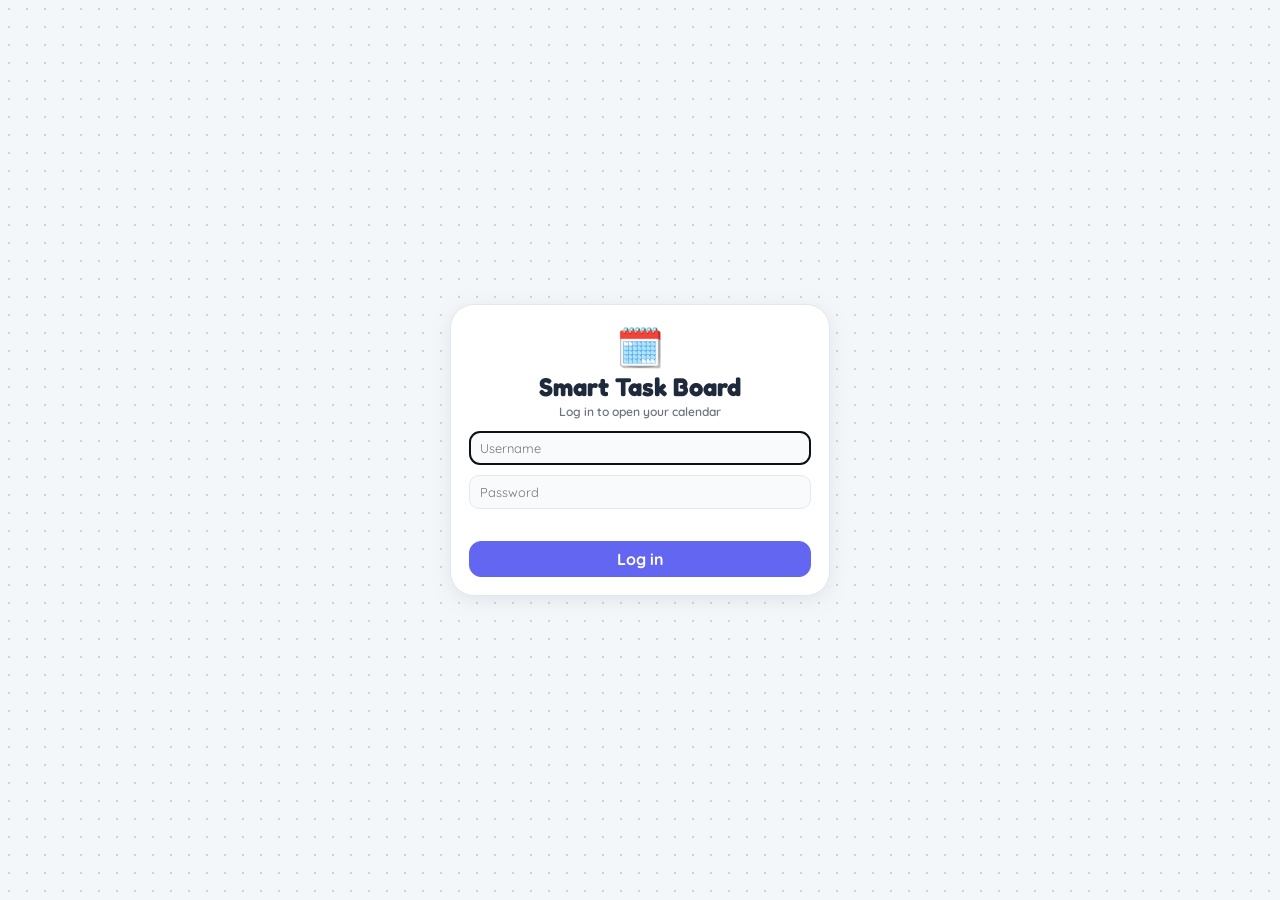
<file: index.html>
<!DOCTYPE html>
<html lang="en">
<head>
<meta charset="UTF-8">
<meta name="viewport" content="width=device-width, initial-scale=1">
<title>Smart Calendar Task Board (PH)</title>
<link rel="preconnect" href="https://fonts.googleapis.com">
<link rel="preconnect" href="https://fonts.gstatic.com" crossorigin>
<link href="https://fonts.googleapis.com/css2?family=Architects+Daughter&family=Fredoka:wght@400..700&family=Quicksand:wght@400..700&display=swap" rel="stylesheet">
<link rel="stylesheet" href="style.css">
</head>
<body class="th-white">
<script src="auth.js"></script>
<script>if(!localStorage.getItem(TK))location.replace("login.html")</script>
<header class="panel top">
  <div>
    <h1>🗓️ Smart Calendar Task Board</h1>
    <p class="sub">Philippine calendar · click a date to open its sticky-note board</p>
  </div>
  <div class="row">
    <span class="stat" id="who"></span><a class="mini" id="usersLink" href="users.html" hidden style="text-decoration:none">👥 Users</a><button class="mini" onclick="logout()">⎋ Log out</button>
    <span class="sub">Theme:</span>
    <button class="sw" data-th="white" style="background:#fff" title="Classic White"></button>
    <button class="sw" data-th="dark" style="background:#0f172a" title="Dark"></button>
    <button class="sw" data-th="pink" style="background:#f9a8d4" title="Pink"></button>
    <button class="sw" data-th="cepalco" style="background:linear-gradient(#000 50%,#facc15 50%)" title="CEPALCO"></button>
    <div class="stat"><b id="sActive">0</b>Active</div>
    <div class="stat ok"><b id="sDone">0</b>Done</div>
    <div class="stat bad"><b id="sOver">0</b>Overdue</div>
  </div>
</header>

<main class="panel cal">
  <div class="calbar">
    <button class="btn" id="prev">‹</button>
    <h2 id="monthTitle"></h2>
    <button class="btn" id="next">›</button>
    <button class="btn pri" id="goToday">Today</button>
  </div>
  <div class="grid head"><span class="red">Sun</span><span>Mon</span><span>Tue</span><span>Wed</span><span>Thu</span><span>Fri</span><span>Sat</span></div>
  <div class="grid" id="days"></div>
  <p class="sub legend"><i class="dot hol"></i> Holiday (common PH list — confirm with official proclamations) · <i class="dot tdy"></i> Today (Manila time)</p>
</main>

<div id="modal" class="overlay" hidden>
  <div class="panel board">
    <div class="bhead">
      <div><h2 id="bTitle"></h2><div id="bHol" class="holtag"></div></div>
      <button class="x" id="bClose" title="Close (Esc)">×</button>
    </div>
    <div class="tabs">
      <button data-v="board" class="on">📋 Board</button>
      <button data-v="done">✅ Completed <span id="cDone">0</span></button>
      <button data-v="trash">🗑 Trash <span id="cTrash">0</span></button>
    </div>
    <div id="bBody"></div>
  </div>
</div>
<div id="toast"></div>
<script src="app.js"></script>
</body>
</html>
</file>
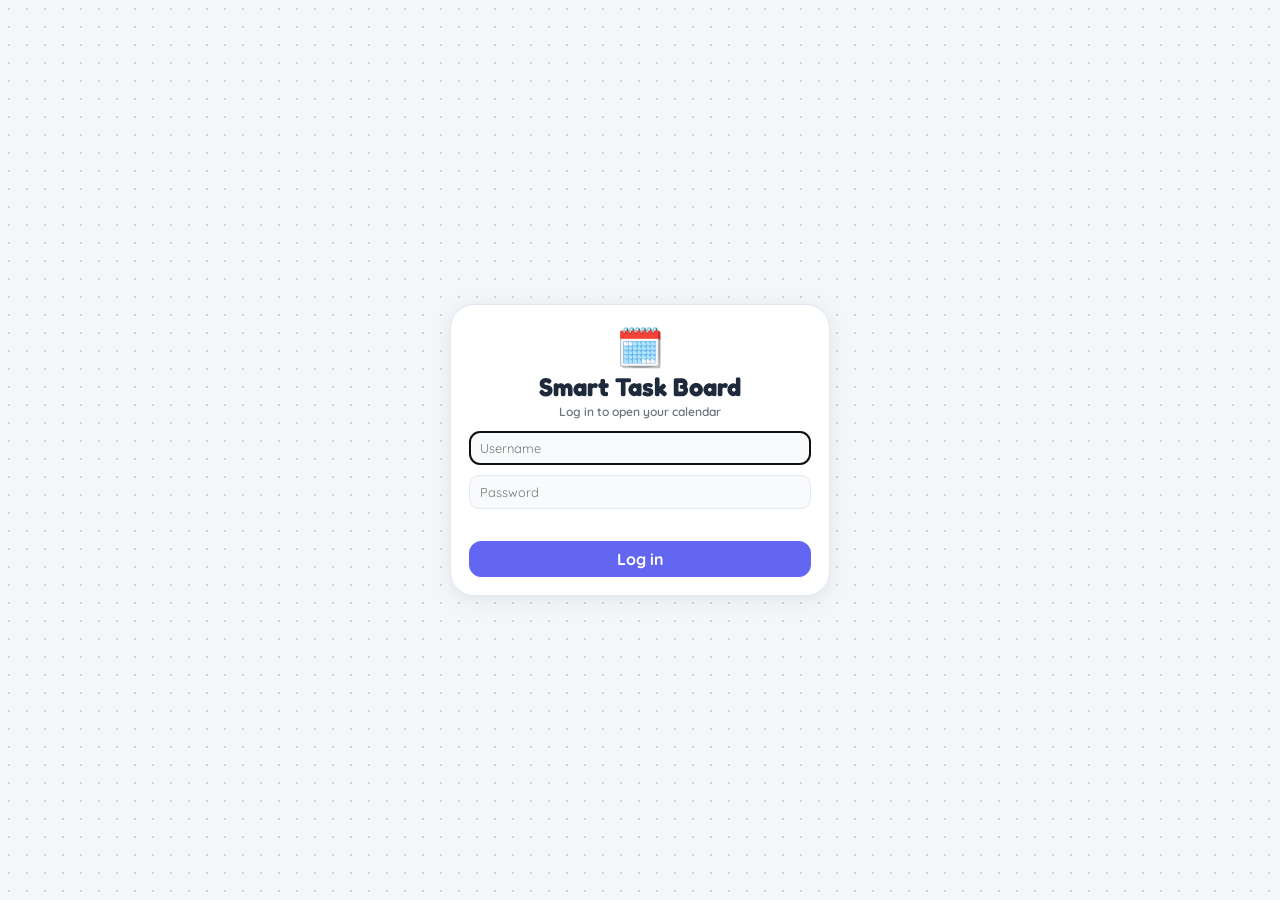
<file: login.html>
<!DOCTYPE html>
<html lang="en"><head><meta charset="UTF-8"><meta name="viewport" content="width=device-width, initial-scale=1">
<title>Log in · Smart Calendar Task Board</title>
<link href="https://fonts.googleapis.com/css2?family=Fredoka:wght@400..700&family=Quicksand:wght@400..700&display=swap" rel="stylesheet">
<link rel="stylesheet" href="style.css"></head>
<body class="th-white" style="display:flex;align-items:center;justify-content:center">
<form class="panel" id="f" style="width:100%;max-width:380px;display:grid;gap:10px;margin:0">
  <div style="text-align:center"><div style="font-size:2.4rem">🗓️</div><h1>Smart Task Board</h1><p class="sub">Log in to open your calendar</p></div>
  <input id="u" placeholder="Username" autocomplete="username" required autofocus>
  <input id="p" type="password" placeholder="Password" autocomplete="current-password" required>
  <div id="err" class="bad" style="font-size:.75rem;font-weight:700;min-height:1em"></div>
  <button class="btn pri" type="submit">Log in</button>
</form>
<script src="auth.js"></script>
<script>
(async()=>{
  if(localStorage.getItem(TK)&&await currentUser())return location.replace('index.html');
  const btn=document.querySelector('button');
  document.getElementById('f').onsubmit=async e=>{
    e.preventDefault();btn.disabled=true;btn.textContent='Logging in…';
    try{await login(document.getElementById('u').value,document.getElementById('p').value);location.href='index.html'}
    catch(x){document.getElementById('err').textContent=x.status===401?x.message:'Cannot reach the server: '+x.message+' (is the site deployed with Netlify Functions?)';btn.disabled=false;btn.textContent='Log in'}
  };
})();
</script></body></html>
</file>
<file: style.css>
*{box-sizing:border-box}
:root{--bg:#f4f7f9;--panel:#fff;--ink:#1e293b;--bd:#e2e8f0;--pri:#6366f1;--pi:#fff;--sh:0 4px 20px -2px rgba(148,163,184,.25);--dot:#cbd5e1;--soft:#f8fafc}
.th-dark{--bg:#0b0f19;--panel:#161e2e;--ink:#f3f4f6;--bd:#243147;--pri:#10b981;--pi:#022c22;--sh:0 10px 30px rgba(0,0,0,.4);--dot:#334155;--soft:#1f2a3c}
.th-pink{--bg:#fff1f2;--panel:#fff;--ink:#4c0519;--bd:#fecdd3;--pri:#fb7185;--dot:#fda4af;--soft:#fff7f8}
.th-cepalco{--bg:#facc15;--panel:#fff;--ink:#000;--bd:#000;--pri:#000;--pi:#fff;--sh:6px 6px 0 #000;--dot:#000;--soft:#fffbe6}
body{margin:0;font-family:Quicksand,sans-serif;background:var(--bg);color:var(--ink);background-image:radial-gradient(var(--dot) 1.4px,transparent 1.4px);background-size:18px 18px;padding:14px;min-height:100vh}
h1,h2,h3,h4{font-family:Fredoka,sans-serif;margin:0}
h1{font-size:1.6rem}
.panel{background:var(--panel);border:1px solid var(--bd);border-radius:24px;box-shadow:var(--sh);max-width:1100px;margin:0 auto 14px;padding:18px}
.th-cepalco .panel{border-width:3px}
.top{display:flex;flex-wrap:wrap;gap:14px;justify-content:space-between;align-items:center}
.row{display:flex;flex-wrap:wrap;gap:8px;align-items:center;margin-top:8px}
.top>.row{margin:0}
.sub{font-size:.75rem;font-weight:600;opacity:.65;margin:2px 0}
button{font:inherit;cursor:pointer;color:inherit}
.mini{font-size:.65rem;font-weight:800;padding:4px 10px;border:1px solid var(--bd);border-radius:8px;background:var(--soft)}
.sw{width:22px;height:22px;border-radius:50%;border:2px solid var(--bd)}
.stat{background:var(--soft);border:1px solid var(--bd);border-radius:14px;padding:5px 12px;text-align:center;font-size:.6rem;font-weight:800;text-transform:uppercase}
.stat b{display:block;font-size:1.1rem}.ok{color:#059669}.bad{color:#dc2626}
.calbar{display:flex;align-items:center;gap:10px;margin-bottom:12px}
.calbar h2{flex:1;text-align:center;font-size:1.5rem}
.btn{padding:7px 14px;border-radius:12px;border:1px solid var(--bd);background:var(--soft);font-weight:800}
.btn.pri,.pri{background:var(--pri);color:var(--pi);border-color:var(--pri)}
.grid{display:grid;grid-template-columns:repeat(7,1fr);gap:6px}
.grid.head span{text-align:center;font-size:.7rem;font-weight:800;text-transform:uppercase;opacity:.7;padding:4px}
.red{color:#ef4444}
.cell{min-height:104px;text-align:left;padding:6px;border:1px solid var(--bd);border-radius:14px;background:var(--soft);display:flex;flex-direction:column;gap:3px;overflow:hidden;transition:transform .15s}
.cell:hover{transform:translateY(-2px);border-color:var(--pri)}
.cell.out{opacity:.35}
.cell.hol{background:#fee2e2;color:#7f1d1d}
.cell.tdy{outline:3px solid var(--pri)}
.cell .n{font-weight:800;font-size:.9rem;display:flex;justify-content:space-between}
.cell .n em{font-style:normal;font-size:.6rem;background:var(--pri);color:var(--pi);border-radius:99px;padding:1px 6px}
.cell .h{font-size:.58rem;font-weight:800;line-height:1.1}
.chip{font-family:'Architects Daughter',cursive;font-size:.65rem;color:#1e293b;border-radius:5px;padding:1px 4px;white-space:nowrap;overflow:hidden;text-overflow:ellipsis}
.dot{display:inline-block;width:10px;height:10px;border-radius:50%;vertical-align:middle}
.dot.hol{background:#fca5a5}.dot.tdy{border:3px solid var(--pri)}
.legend{margin-top:10px}
.overlay{position:fixed;inset:0;background:rgba(15,23,42,.6);backdrop-filter:blur(4px);z-index:50;display:flex;align-items:center;justify-content:center;padding:10px}
.overlay[hidden]{display:none}
.board{width:100%;max-width:1000px;max-height:94vh;overflow:auto;margin:0;padding:16px}
.bhead{display:flex;justify-content:space-between;align-items:flex-start}
.holtag{font-size:.75rem;font-weight:800;color:#dc2626}
.x{font-size:1.4rem;width:34px;height:34px;border-radius:50%;border:1px solid var(--bd);background:var(--soft)}
.tabs{display:flex;gap:14px;border-bottom:1px solid var(--bd);margin:10px 0 12px}
.tabs button{background:none;border:0;border-bottom:3px solid transparent;font-weight:800;font-size:.8rem;padding:6px 2px;opacity:.6}
.tabs button.on{border-color:var(--pri);opacity:1}
.add{display:grid;grid-template-columns:1fr 1fr auto auto;gap:8px;margin-bottom:12px}
input,select,textarea{font:inherit;font-size:.8rem;padding:8px 10px;border:1px solid var(--bd);border-radius:10px;background:var(--soft);color:var(--ink);min-width:0}
.cols{display:grid;grid-template-columns:repeat(3,1fr);gap:10px}
.col{border:2px solid;border-radius:18px;padding:10px;min-height:260px;background:var(--panel);color:var(--ink)}
.col.Now{border-color:#f87171}.col.Next{border-color:#facc15}.col.Later{border-color:#4ade80}
.col.over{background:var(--soft)}
.col h3{font-size:.9rem;margin-bottom:8px;display:flex;justify-content:space-between}
.col .list{display:flex;flex-direction:column;gap:14px;padding-top:8px;min-height:180px}
.empty{border:1px dashed var(--bd);border-radius:10px;padding:16px;text-align:center;font-size:.7rem;opacity:.6}
.note{position:relative;border-radius:12px;padding:12px;border:1px solid rgba(0,0,0,.1);box-shadow:0 4px 12px rgba(0,0,0,.08);color:#1e293b;cursor:grab}
.note:nth-child(odd){transform:rotate(-1deg)}.note:nth-child(even){transform:rotate(1.2deg)}
.note.drag{opacity:.4}
.tape{position:absolute;top:-9px;left:50%;transform:translateX(-50%);width:50px;height:16px;background:rgba(255,255,255,.7);border:1px dashed rgba(0,0,0,.12)}
.note h4{font-family:'Architects Daughter',cursive;font-size:.9rem;word-break:break-word}
.note p{font-size:.7rem;font-weight:600;color:#64748b;margin:3px 0 0;word-break:break-word}
.nact{display:flex;gap:4px;margin-top:8px;padding-top:6px;border-top:1px solid rgba(0,0,0,.08);flex-wrap:wrap}
.nact button{font-size:.7rem;border:0;background:rgba(255,255,255,.55);border-radius:6px;padding:2px 6px}
.nact .sp{flex:1}
.note input,.note textarea{width:100%;margin-bottom:5px;font-size:.75rem;background:#fff;color:#000}
.zones{display:flex;justify-content:center;gap:30px;margin-top:14px}
.zone{width:74px;height:74px;border-radius:50%;border:3px solid #0f172a;color:#fff;display:flex;flex-direction:column;align-items:center;justify-content:center;font-size:.6rem;font-weight:800;box-shadow:4px 4px 0 #000;transition:transform .15s}
.zone b{font-size:1.4rem}.zone.c{background:#10b981}.zone.t{background:#ef4444}.zone.over{transform:scale(1.2)}
.item{display:flex;justify-content:space-between;align-items:center;gap:8px;border:1px solid var(--bd);border-radius:12px;padding:10px;margin-bottom:8px;background:var(--soft)}
.item h4{font-family:'Architects Daughter',cursive;font-size:.9rem}
.item small{opacity:.6}
#toast{position:fixed;top:12px;right:12px;z-index:99;display:flex;flex-direction:column;gap:6px}
#toast div{background:var(--panel);color:var(--ink);border:1px solid var(--bd);border-radius:10px;padding:8px 12px;font-size:.75rem;font-weight:700;box-shadow:var(--sh)}
@media(max-width:700px){
 body{padding:8px}.cell{min-height:62px;padding:3px}.cell .h,.chip{display:none}.cell .n{font-size:.75rem}
 .cols{grid-template-columns:1fr}.col{min-height:0}.add{grid-template-columns:1fr}
 .grid{gap:3px}.panel{padding:12px;border-radius:18px}
}
</file>
